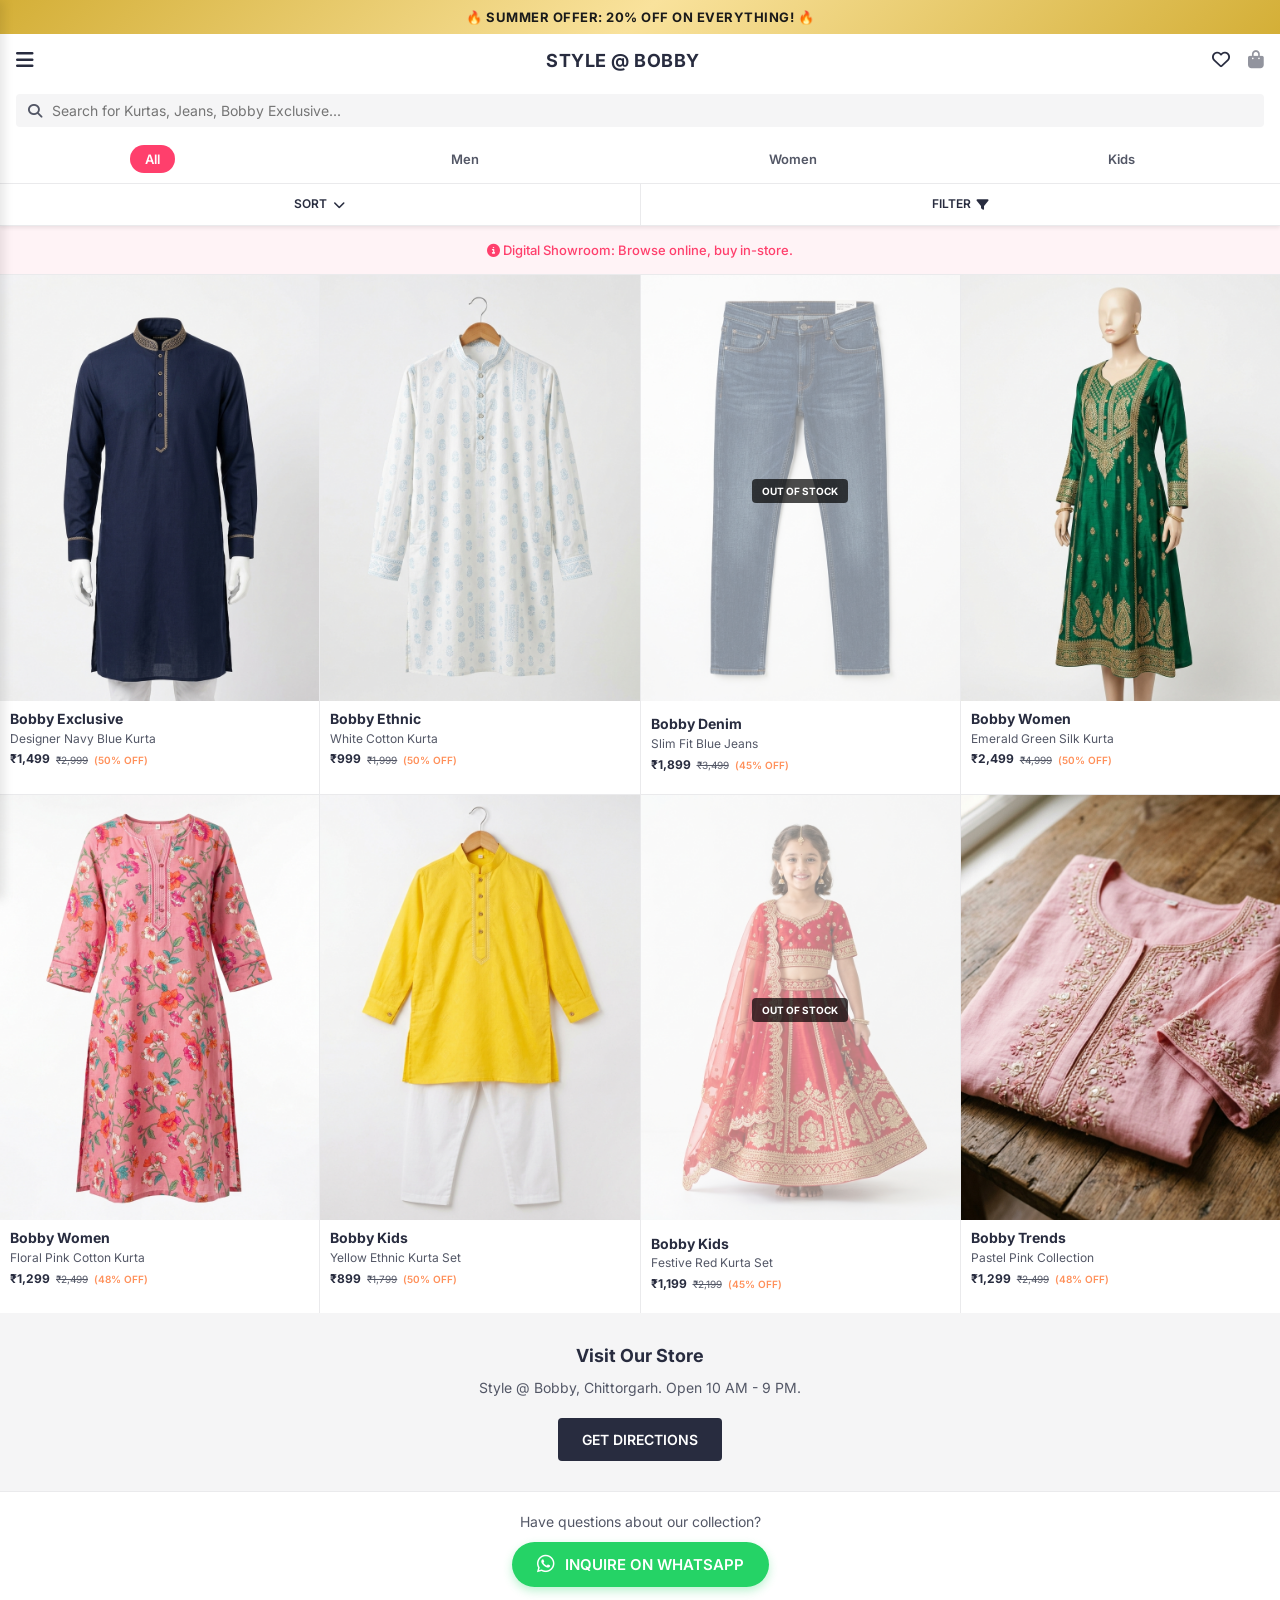
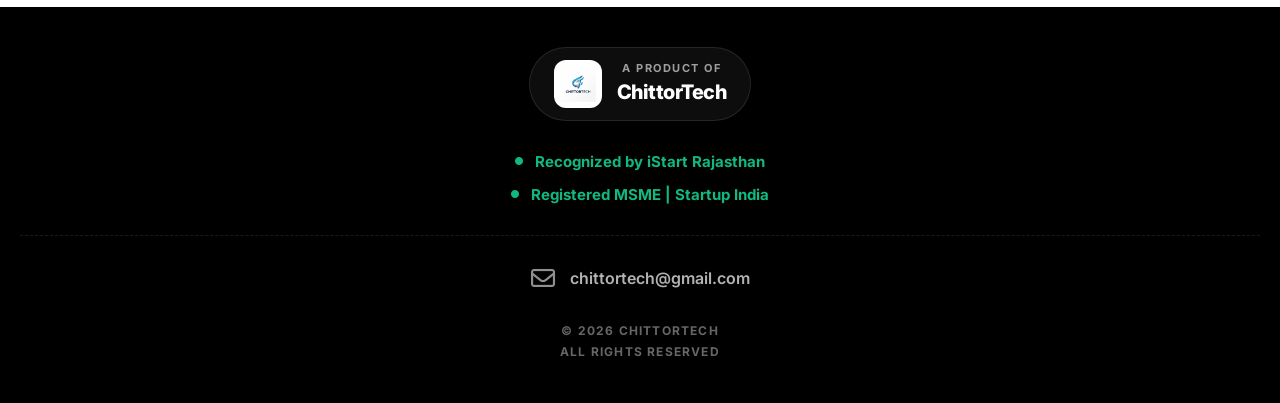
<file: index.html>
<!DOCTYPE html>
<html lang="en">
<head>
    <meta charset="UTF-8">
    <meta name="viewport" content="width=device-width, initial-scale=1.0, maximum-scale=1.0, user-scalable=no">
    <title>Style @ Bobby | Mobile Showroom</title>
    <link rel="stylesheet" href="style.css">
    <link rel="stylesheet" href="https://cdnjs.cloudflare.com/ajax/libs/font-awesome/6.4.0/css/all.min.css">
</head>
<body>
    <!-- Top Offer Banner -->
    <div class="top-offer-banner">
        🔥 Summer Offer: 20% OFF on everything! 🔥
    </div>

    <!-- Animation Container -->
    <div class="balloon-container" id="balloonContainer"></div>

    <!-- Sidebar Navigation -->
    <div class="sidebar-overlay" id="sidebarOverlay"></div>
    <div class="sidebar" id="sidebar">
        <div class="sidebar-header">
            <h2>Style @ Bobby</h2>
            <p>Premium Fashion in Chittorgarh</p>
        </div>
        <ul class="sidebar-links">
            <li><a href="index.html"><i class="fas fa-home"></i> Home</a></li>
            <li><a href="about.html"><i class="fas fa-info-circle"></i> About Us</a></li>
            <li><a href="benefits.html"><i class="fas fa-gem"></i> Website Benefits</a></li>
            <li><a href="services.html"><i class="fas fa-concierge-bell"></i> Our Services</a></li>
            <li><a href="terms.html"><i class="fas fa-file-contract"></i> Terms & Conditions</a></li>
            <li style="border-top: 1px solid #eee; margin-top: 10px;"><a href="admin.html" style="color: #64748b; font-size: 13px;"><i class="fas fa-user-shield"></i> Store Manager Login</a></li>
        </ul>
        <div style="margin-top: auto; padding: 20px; font-size: 11px; color: #888;">
            Version 1.0.8 • Chittorgarh
        </div>
    </div>

    <!-- Sticky Header -->
    <header>
        <div class="top-nav">
            <div class="menu-icon" id="hamburgerMenu"><i class="fas fa-bars"></i></div>
            <a href="index.html" class="logo">Style @ Bobby</a>
            <div class="nav-actions">
                <i class="far fa-heart"></i>
                <i class="fas fa-shopping-bag" style="opacity: 0.5;"></i>
            </div>
        </div>
        <div class="search-container">
            <div class="search-bar">
                <i class="fas fa-search"></i>
                <input type="text" id="searchInput" class="search-input" placeholder="Search for Kurtas, Jeans, Bobby Exclusive...">
            </div>
        </div>
        <!-- Category Nav -->
        <div class="category-nav">
            <div class="category-tab active" data-category="all">All</div>
            <div class="category-tab" data-category="men">Men</div>
            <div class="category-tab" data-category="women">Women</div>
            <div class="category-tab" data-category="kids">Kids</div>
        </div>
        <div class="filter-bar">
            <div class="filter-item" id="sortBtn">Sort <i class="fas fa-chevron-down"></i></div>
            <div class="filter-item" id="filterBtn">Filter <i class="fas fa-filter"></i></div>
        </div>
    </header>

    <!-- Notification -->
    <div class="showcase-banner">
        <i class="fas fa-info-circle"></i> Digital Showroom: Browse online, buy in-store.
    </div>

    <main>
        <!-- Product Grid -->
        <section class="product-grid" id="productGrid">
            <!-- Men -->
            <div class="product-card" data-category="men" data-name="Bobby Exclusive Navy Blue Kurta" data-price="1499" data-sizes="L, XL, XXL" data-stock="in">
                <img src="kurta1.png" alt="Navy Blue Kurta" class="product-img">
                <div class="product-info">
                    <div class="brand-name">Bobby Exclusive</div>
                    <div class="product-desc">Designer Navy Blue Kurta</div>
                    <div class="price-box">
                        <span class="current-price">₹1,499</span>
                        <span class="original-price">₹2,999</span>
                        <span class="discount">(50% OFF)</span>
                    </div>
                </div>
            </div>

            <div class="product-card" data-category="men" data-name="Bobby Ethnic White Cotton Kurta" data-price="999" data-sizes="XL" data-stock="in">
                <img src="kurta2.png" alt="White Cotton Kurta" class="product-img">
                <div class="product-info">
                    <div class="brand-name">Bobby Ethnic</div>
                    <div class="product-desc">White Cotton Kurta</div>
                    <div class="price-box">
                        <span class="current-price">₹999</span>
                        <span class="original-price">₹1,999</span>
                        <span class="discount">(50% OFF)</span>
                    </div>
                </div>
            </div>

            <div class="product-card" data-category="men" data-name="Bobby Denim Slim Fit Blue Jeans" data-price="1899" data-sizes="32, 34, 36" data-stock="out">
                <div style="position: relative;">
                    <img src="jeans1.png" alt="Blue Slim Jeans" class="product-img" style="opacity: 0.5;">
                    <div style="position: absolute; top: 50%; left: 50%; transform: translate(-50%, -50%); background: rgba(0,0,0,0.7); color: #fff; padding: 5px 10px; border-radius: 4px; font-size: 10px; font-weight: 700; text-transform: uppercase;">Out of Stock</div>
                </div>
                <div class="product-info">
                    <div class="brand-name">Bobby Denim</div>
                    <div class="product-desc">Slim Fit Blue Jeans</div>
                    <div class="price-box">
                        <span class="current-price">₹1,899</span>
                        <span class="original-price">₹3,499</span>
                        <span class="discount">(45% OFF)</span>
                    </div>
                </div>
            </div>

            <!-- Women -->
            <div class="product-card" data-category="women" data-name="Bobby Women Emerald Green Silk Kurta" data-price="2499" data-sizes="M, L, XL, XXL" data-stock="in">
                <img src="women1.png" alt="Emerald Green Kurta" class="product-img">
                <div class="product-info">
                    <div class="brand-name">Bobby Women</div>
                    <div class="product-desc">Emerald Green Silk Kurta</div>
                    <div class="price-box">
                        <span class="current-price">₹2,499</span>
                        <span class="original-price">₹4,999</span>
                        <span class="discount">(50% OFF)</span>
                    </div>
                </div>
            </div>

            <div class="product-card" data-category="women" data-name="Bobby Women Floral Pink Kurta" data-price="1299" data-sizes="L" data-stock="in">
                <img src="women2.png" alt="Floral Pink Kurta" class="product-img">
                <div class="product-info">
                    <div class="brand-name">Bobby Women</div>
                    <div class="product-desc">Floral Pink Cotton Kurta</div>
                    <div class="price-box">
                        <span class="current-price">₹1,299</span>
                        <span class="original-price">₹2,499</span>
                        <span class="discount">(48% OFF)</span>
                    </div>
                </div>
            </div>

            <!-- Kids -->
            <div class="product-card" data-category="kids" data-name="Bobby Kids Yellow Ethnic Set" data-price="899" data-sizes="24, 26, 28" data-stock="in">
                <img src="kids1.png" alt="Kids Yellow Kurta" class="product-img">
                <div class="product-info">
                    <div class="brand-name">Bobby Kids</div>
                    <div class="product-desc">Yellow Ethnic Kurta Set</div>
                    <div class="price-box">
                        <span class="current-price">₹899</span>
                        <span class="original-price">₹1,799</span>
                        <span class="discount">(50% OFF)</span>
                    </div>
                </div>
            </div>

            <div class="product-card" data-category="kids" data-name="Bobby Kids Festive Red Set" data-price="1199" data-sizes="22, 24" data-stock="out">
                <div style="position: relative;">
                    <img src="kids2.png" alt="Kids Red Kurta" class="product-img" style="opacity: 0.5;">
                    <div style="position: absolute; top: 50%; left: 50%; transform: translate(-50%, -50%); background: rgba(0,0,0,0.7); color: #fff; padding: 5px 10px; border-radius: 4px; font-size: 10px; font-weight: 700; text-transform: uppercase;">Out of Stock</div>
                </div>
                <div class="product-info">
                    <div class="brand-name">Bobby Kids</div>
                    <div class="product-desc">Festive Red Kurta Set</div>
                    <div class="price-box">
                        <span class="current-price">₹1,199</span>
                        <span class="original-price">₹2,199</span>
                        <span class="discount">(45% OFF)</span>
                    </div>
                </div>
            </div>

            <div class="product-card" data-category="men" data-name="Bobby Trends Pastel Pink Collection" data-price="1299" data-sizes="XL, XXL" data-stock="in">
                <img src="trend.png" alt="Trend" class="product-img">
                <div class="product-info">
                    <div class="brand-name">Bobby Trends</div>
                    <div class="product-desc">Pastel Pink Collection</div>
                    <div class="price-box">
                        <span class="current-price">₹1,299</span>
                        <span class="original-price">₹2,499</span>
                        <span class="discount">(48% OFF)</span>
                    </div>
                </div>
            </div>
        </section>

        <!-- Visit Store -->
        <section class="visit-store">
            <h2>Visit Our Store</h2>
            <p>Style @ Bobby, Chittorgarh. Open 10 AM - 9 PM.</p>
            <a href="https://maps.google.com" target="_blank" class="btn-store">GET DIRECTIONS</a>
        </section>
    </main>

    <!-- WhatsApp Contact Section -->
    <section style="padding: 20px; text-align: center; background: #fff; border-top: 1px solid var(--border);">
        <p style="font-size: 14px; color: var(--text-light); margin-bottom: 10px;">Have questions about our collection?</p>
        <a href="https://wa.me/7597901057" style="display: inline-flex; align-items: center; gap: 10px; background: #25d366; color: #fff; padding: 12px 25px; border-radius: 50px; text-decoration: none; font-weight: 600; font-size: 15px; box-shadow: 0 4px 10px rgba(37, 211, 102, 0.3);">
            <i class="fa-brands fa-whatsapp" style="font-size: 20px;"></i> INQUIRE ON WHATSAPP
        </a>
    </section>

    <footer class="brand-footer">
        <div class="brand-badge">
            <div class="logo-box">
                <img src="chittortech_logo_1775884354186.png" alt="ChittorTech Logo">
            </div>
            <div class="brand-text">
                <span>A PRODUCT OF</span>
                <h3>ChittorTech</h3>
            </div>
        </div>

        <ul class="recognition-list">
            <li><i class="fas fa-circle"></i> Recognized by iStart Rajasthan</li>
            <li><i class="fas fa-circle"></i> Registered MSME | Startup India</li>
        </ul>

        <div class="divider"></div>

        <a href="mailto:chittortech@gmail.com" class="contact-info">
            <i class="far fa-envelope"></i>
            chittortech@gmail.com
        </a>

        <div class="copyright">
            &copy; 2026 CHITTORTECH<br>
            ALL RIGHTS RESERVED
        </div>
    </footer>

    <script src="script.js"></script>
</body>
</html>
</file>
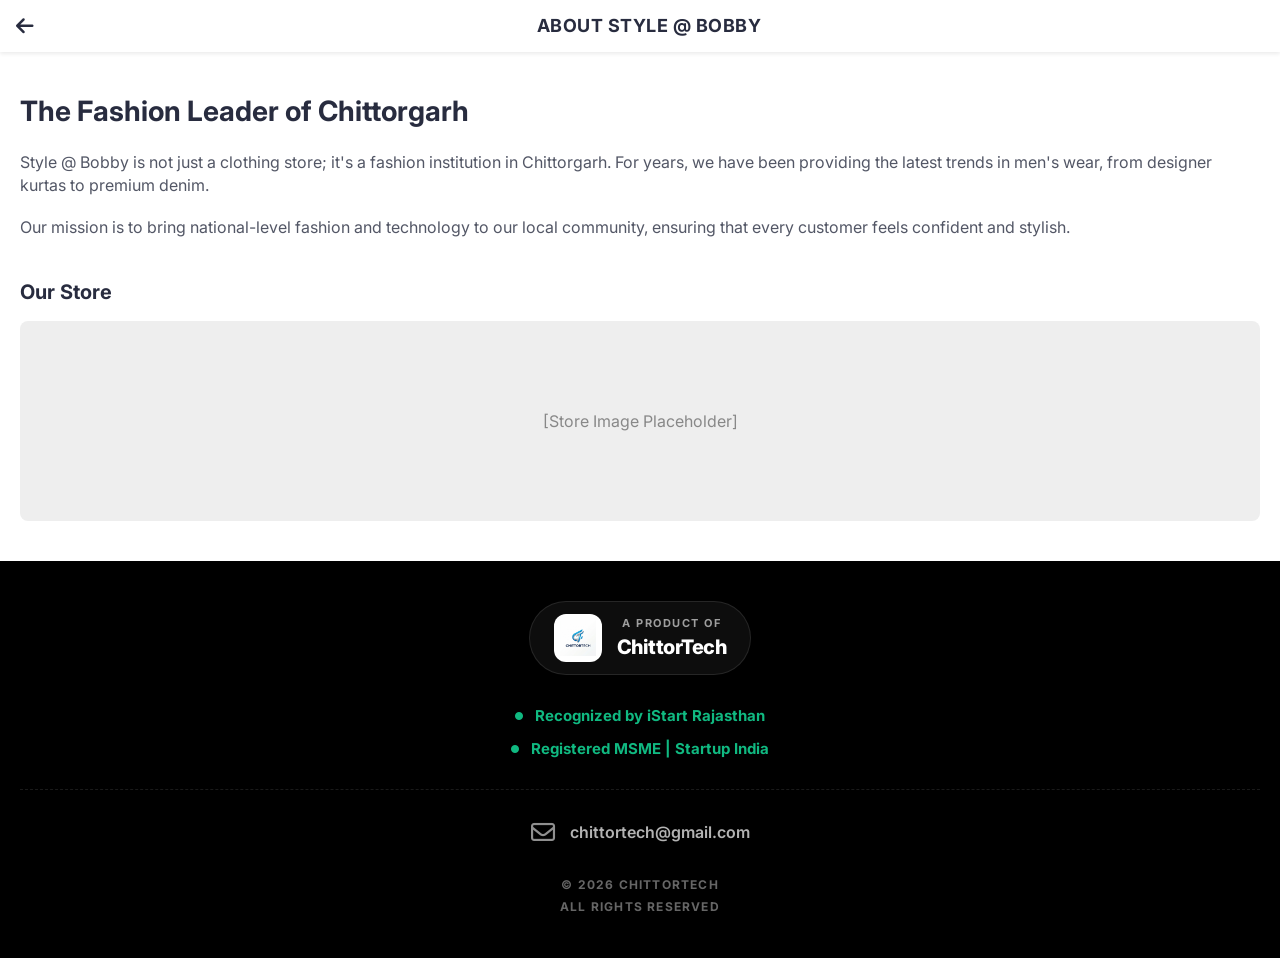
<file: about.html>
<!DOCTYPE html>
<html lang="en">
<head>
    <meta charset="UTF-8">
    <meta name="viewport" content="width=device-width, initial-scale=1.0, maximum-scale=1.0, user-scalable=no">
    <title>About Us | Style @ Bobby</title>
    <link rel="stylesheet" href="style.css">
    <link rel="stylesheet" href="https://cdnjs.cloudflare.com/ajax/libs/font-awesome/6.4.0/css/all.min.css">
</head>
<body style="background: #fff;">
    <header>
        <div class="top-nav">
            <a href="index.html" class="menu-icon"><i class="fas fa-arrow-left"></i></a>
            <div class="logo">About Style @ Bobby</div>
            <div></div>
        </div>
    </header>

    <main class="container" style="padding: 40px 20px;">
        <h1 style="font-size: 28px; margin-bottom: 20px;">The Fashion Leader of Chittorgarh</h1>
        <p style="color: #535766; margin-bottom: 20px;">Style @ Bobby is not just a clothing store; it's a fashion institution in Chittorgarh. For years, we have been providing the latest trends in men's wear, from designer kurtas to premium denim.</p>
        <p style="color: #535766; margin-bottom: 20px;">Our mission is to bring national-level fashion and technology to our local community, ensuring that every customer feels confident and stylish.</p>
        
        <div style="margin-top: 40px;">
            <h2 style="font-size: 20px; margin-bottom: 15px;">Our Store</h2>
            <div style="height: 200px; background: #eee; border-radius: 8px; display: flex; align-items: center; justify-content: center; color: #888;">
                [Store Image Placeholder]
            </div>
        </div>
    </main>

    <footer class="brand-footer">
        <div class="brand-badge">
            <div class="logo-box">
                <img src="chittortech_logo_1775884354186.png" alt="ChittorTech Logo">
            </div>
            <div class="brand-text">
                <span>A PRODUCT OF</span>
                <h3>ChittorTech</h3>
            </div>
        </div>

        <ul class="recognition-list">
            <li><i class="fas fa-circle"></i> Recognized by iStart Rajasthan</li>
            <li><i class="fas fa-circle"></i> Registered MSME | Startup India</li>
        </ul>

        <div class="divider"></div>

        <a href="mailto:chittortech@gmail.com" class="contact-info">
            <i class="far fa-envelope"></i>
            chittortech@gmail.com
        </a>

        <div class="copyright">
            &copy; 2026 CHITTORTECH<br>
            ALL RIGHTS RESERVED
        </div>
    </footer>
</body>
</html>
</file>
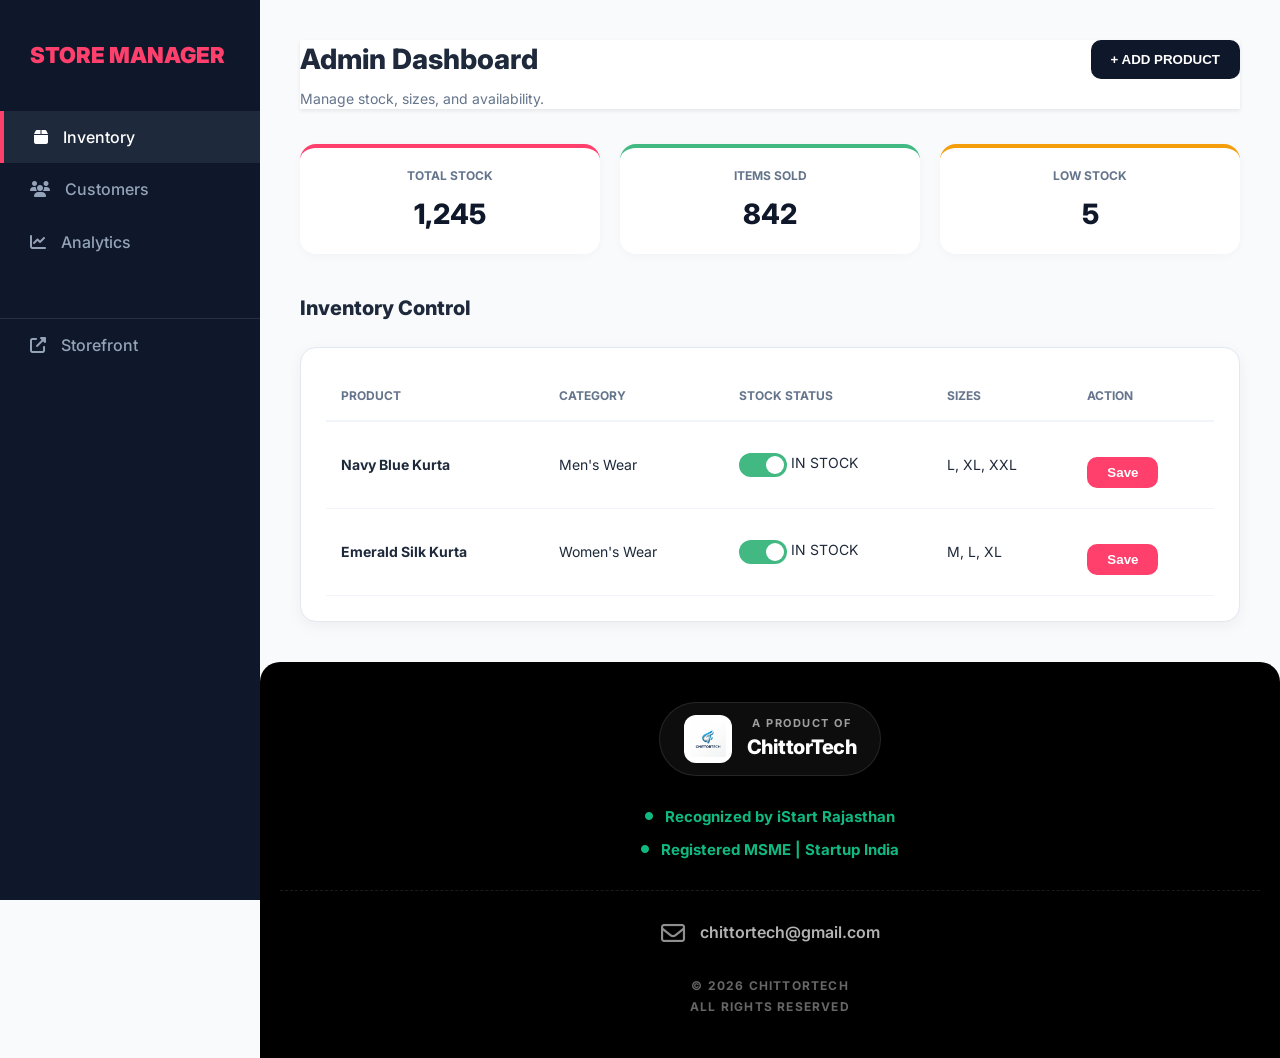
<file: admin.html>
<!DOCTYPE html>
<html lang="en">
<head>
    <meta charset="UTF-8">
    <meta name="viewport" content="width=device-width, initial-scale=1.0, maximum-scale=1.0, user-scalable=no">
    <title>Admin Dashboard | Style @ Bobby</title>
    <link rel="stylesheet" href="style.css">
    <link rel="stylesheet" href="https://cdnjs.cloudflare.com/ajax/libs/font-awesome/6.4.0/css/all.min.css">
    <style>
        :root {
            --admin-bg: #f8fafc;
            --admin-dark: #0f172a;
            --admin-accent: #ff3f6c;
            --admin-green: #42b983;
        }
        body { background: var(--admin-bg); color: #1e293b; font-family: 'Inter', sans-serif; margin: 0; }
        
        .admin-container { display: flex; min-height: 100vh; }
        
        /* Sidebar */
        .admin-sidebar { 
            width: 260px; 
            background: var(--admin-dark); 
            color: #fff; 
            padding: 40px 0; 
            position: fixed; 
            height: 100%; 
            z-index: 2000;
            transition: transform 0.3s ease;
        }
        
        .admin-nav-item { 
            padding: 15px 30px; 
            display: flex; 
            align-items: center; 
            gap: 15px; 
            text-decoration: none; 
            color: #94a3b8; 
            font-weight: 500; 
            transition: 0.2s;
        }
        .admin-nav-item:hover { color: #fff; background: rgba(255,255,255,0.05); }
        .admin-nav-item.active { background: #1e293b; color: #fff; border-left: 4px solid var(--admin-accent); }
        
        /* Main Content */
        .admin-main { flex: 1; margin-left: 260px; padding: 40px; transition: all 0.3s ease; }
        
        /* Mobile Header */
        .mobile-admin-header {
            display: none;
            background: #fff;
            padding: 15px 20px;
            border-bottom: 1px solid #e2e8f0;
            position: sticky;
            top: 0;
            z-index: 1500;
            justify-content: space-between;
            align-items: center;
        }

        .header-title { font-size: 28px; font-weight: 800; margin-bottom: 10px; }
        .admin-card { background: #fff; border-radius: 16px; padding: 25px; box-shadow: 0 4px 15px rgba(0,0,0,0.05); margin-bottom: 30px; border: 1px solid #e2e8f0; }
        
        .stat-grid { display: grid; grid-template-columns: repeat(3, 1fr); gap: 20px; margin-bottom: 40px; }
        .stat-box { background: #fff; padding: 20px; border-radius: 16px; border-top: 4px solid var(--admin-accent); box-shadow: 0 2px 10px rgba(0,0,0,0.03); text-align: center; }
        .stat-box h3 { font-size: 12px; text-transform: uppercase; color: #64748b; margin-bottom: 10px; }
        .stat-box .value { font-size: 28px; font-weight: 800; color: var(--admin-dark); }

        /* Desktop Table View */
        .desktop-table-view { display: block; overflow-x: auto; }
        table { width: 100%; border-collapse: collapse; min-width: 800px; }
        th { text-align: left; padding: 15px; border-bottom: 2px solid #f1f5f9; color: #64748b; font-size: 12px; text-transform: uppercase; }
        td { padding: 20px 15px; border-bottom: 1px solid #f1f5f9; font-size: 14px; }

        /* Mobile Card View */
        .mobile-card-view { display: none; }
        .product-item-card { background: #fff; border-radius: 16px; padding: 20px; margin-bottom: 15px; border: 1px solid #e2e8f0; box-shadow: 0 2px 8px rgba(0,0,0,0.03); }
        .product-meta { display: flex; justify-content: space-between; align-items: flex-start; margin-bottom: 15px; }
        .product-title { font-weight: 800; font-size: 16px; color: var(--admin-dark); }
        .product-cat { font-size: 12px; color: #64748b; }
        
        .size-selector { display: flex; gap: 8px; flex-wrap: wrap; margin: 15px 0; }
        .size-checkbox { display: none; }
        .size-label { padding: 8px 16px; border: 1px solid #e2e8f0; border-radius: 8px; font-size: 13px; font-weight: 600; cursor: pointer; transition: 0.2s; }
        .size-checkbox:checked + .size-label { background: var(--admin-accent); color: #fff; border-color: var(--admin-accent); }

        .stock-control { display: flex; justify-content: space-between; align-items: center; background: #f8fafc; padding: 12px 15px; border-radius: 10px; margin-top: 15px; }
        
        /* Toggles */
        .switch { position: relative; display: inline-block; width: 48px; height: 24px; }
        .switch input { opacity: 0; width: 0; height: 0; }
        .slider { position: absolute; cursor: pointer; top: 0; left: 0; right: 0; bottom: 0; background-color: #cbd5e1; transition: .4s; border-radius: 34px; }
        .slider:before { position: absolute; content: ""; height: 18px; width: 18px; left: 3px; bottom: 3px; background-color: white; transition: .4s; border-radius: 50%; }
        input:checked + .slider { background-color: var(--admin-green); }
        input:checked + .slider:before { transform: translateX(24px); }

        .btn-save { background: var(--admin-accent); color: #fff; border: none; padding: 12px; width: 100%; border-radius: 10px; font-weight: 700; margin-top: 15px; cursor: pointer; }
        .btn-add { background: var(--admin-dark); color: #fff; border: none; padding: 12px 20px; border-radius: 10px; font-weight: 700; cursor: pointer; }

        .toast { position: fixed; bottom: 30px; left: 50%; transform: translateX(-50%); background: #0f172a; color: #fff; padding: 15px 30px; border-radius: 50px; display: none; z-index: 3000; font-weight: 600; }

        /* Mobile Specific */
        @media (max-width: 768px) {
            .admin-sidebar { transform: translateX(-100%); }
            .admin-sidebar.active { transform: translateX(0); }
            .admin-main { margin-left: 0; padding: 20px; padding-top: 80px; }
            .mobile-admin-header { display: flex; position: fixed; width: 100%; top: 0; left: 0; }
            .stat-grid { grid-template-columns: repeat(2, 1fr); gap: 10px; }
            .stat-box { padding: 15px; }
            .stat-box .value { font-size: 22px; }
            .header-title { font-size: 24px; }
            .desktop-table-view { display: none; }
            .mobile-card-view { display: block; }
            .admin-header-actions { display: none; }
        }
    </style>
</head>
<body>
    <!-- Mobile Header -->
    <div class="mobile-admin-header">
        <div id="adminMenuToggle" style="font-size: 22px; cursor: pointer;"><i class="fas fa-bars"></i></div>
        <div style="font-weight: 900; color: var(--admin-accent); letter-spacing: 1px;">STYLE @ BOBBY</div>
        <div style="font-size: 20px;"><i class="fas fa-user-circle"></i></div>
    </div>

    <div class="admin-container">
        <!-- Sidebar -->
        <aside class="admin-sidebar" id="adminSidebar">
            <div style="padding: 0 30px 40px; font-weight: 900; font-size: 22px; color: var(--admin-accent);">STORE MANAGER</div>
            <nav>
                <a href="#" class="admin-nav-item active"><i class="fas fa-box"></i> Inventory</a>
                <a href="#" class="admin-nav-item"><i class="fas fa-users"></i> Customers</a>
                <a href="#" class="admin-nav-item"><i class="fas fa-chart-line"></i> Analytics</a>
                <a href="index.html" class="admin-nav-item" style="margin-top: 50px; border-top: 1px solid rgba(255,255,255,0.1);"><i class="fas fa-external-link-alt"></i> Storefront</a>
            </nav>
        </aside>

        <!-- Main -->
        <main class="admin-main">
            <header style="display: flex; justify-content: space-between; align-items: flex-start; margin-bottom: 35px;">
                <div>
                    <h1 class="header-title">Admin Dashboard</h1>
                    <p style="color: #64748b; font-size: 14px;">Manage stock, sizes, and availability.</p>
                </div>
                <div class="admin-header-actions">
                    <button class="btn-add" onclick="showToast('Add New modal opened')">+ ADD PRODUCT</button>
                </div>
            </header>

            <div class="stat-grid">
                <div class="stat-box"><h3>Total Stock</h3><div class="value">1,245</div></div>
                <div class="stat-box" style="border-top-color: var(--admin-green);"><h3>Items Sold</h3><div class="value">842</div></div>
                <div class="stat-box" style="border-top-color: #f59e0b;"><h3>Low Stock</h3><div class="value">5</div></div>
            </div>

            <!-- Inventory Section -->
            <section>
                <h2 style="font-size: 20px; font-weight: 800; margin-bottom: 25px;">Inventory Control</h2>
                
                <!-- Desktop View (Table) -->
                <div class="admin-card desktop-table-view">
                    <table>
                        <thead>
                            <tr>
                                <th>Product</th>
                                <th>Category</th>
                                <th>Stock Status</th>
                                <th>Sizes</th>
                                <th>Action</th>
                            </tr>
                        </thead>
                        <tbody>
                            <tr>
                                <td><strong>Navy Blue Kurta</strong></td>
                                <td>Men's Wear</td>
                                <td><label class="switch"><input type="checkbox" checked><span class="slider"></span></label> IN STOCK</td>
                                <td>L, XL, XXL</td>
                                <td><button class="btn-save" style="width: auto; padding: 8px 20px;">Save</button></td>
                            </tr>
                            <tr>
                                <td><strong>Emerald Silk Kurta</strong></td>
                                <td>Women's Wear</td>
                                <td><label class="switch"><input type="checkbox" checked><span class="slider"></span></label> IN STOCK</td>
                                <td>M, L, XL</td>
                                <td><button class="btn-save" style="width: auto; padding: 8px 20px;">Save</button></td>
                            </tr>
                        </tbody>
                    </table>
                </div>

                <!-- Mobile View (Cards) -->
                <div class="mobile-card-view">
                    <!-- Product 1 -->
                    <div class="product-item-card">
                        <div class="product-meta">
                            <div>
                                <div class="product-title">Navy Blue Kurta</div>
                                <div class="product-cat">Men's Exclusive</div>
                            </div>
                            <div style="font-weight: 700; color: var(--admin-green); font-size: 12px;">ACTIVE</div>
                        </div>
                        <div style="font-size: 13px; font-weight: 700; color: #64748b; margin-bottom: 10px;">Size Availability:</div>
                        <div class="size-selector">
                            <input type="checkbox" id="m1" class="size-checkbox" checked><label for="m1" class="size-label">M</label>
                            <input type="checkbox" id="l1" class="size-checkbox" checked><label for="l1" class="size-label">L</label>
                            <input type="checkbox" id="xl1" class="size-checkbox" checked><label for="xl1" class="size-label">XL</label>
                            <input type="checkbox" id="xxl1" class="size-checkbox"><label for="xxl1" class="size-label">XXL</label>
                        </div>
                        <div class="stock-control">
                            <span style="font-size: 13px; font-weight: 700;">Stock Status:</span>
                            <div style="display: flex; align-items: center; gap: 10px;">
                                <span style="font-size: 11px; font-weight: 800; color: var(--admin-green);">IN STOCK</span>
                                <label class="switch"><input type="checkbox" checked><span class="slider"></span></label>
                            </div>
                        </div>
                        <button class="btn-save" onclick="showToast('Navy Blue Kurta Updated!')">UPDATE STOCK</button>
                    </div>

                    <!-- Product 2 -->
                    <div class="product-item-card">
                        <div class="product-meta">
                            <div>
                                <div class="product-title">Emerald Silk Kurta</div>
                                <div class="product-cat">Women's Premium</div>
                            </div>
                            <div style="font-weight: 700; color: var(--admin-green); font-size: 12px;">ACTIVE</div>
                        </div>
                        <div style="font-size: 13px; font-weight: 700; color: #64748b; margin-bottom: 10px;">Size Availability:</div>
                        <div class="size-selector">
                            <input type="checkbox" id="wm1" class="size-checkbox" checked><label for="wm1" class="size-label">M</label>
                            <input type="checkbox" id="wl1" class="size-checkbox"><label for="wl1" class="size-label">L</label>
                            <input type="checkbox" id="wxl1" class="size-checkbox"><label for="wxl1" class="size-label">XL</label>
                        </div>
                        <div class="stock-control">
                            <span style="font-size: 13px; font-weight: 700;">Stock Status:</span>
                            <div style="display: flex; align-items: center; gap: 10px;">
                                <span style="font-size: 11px; font-weight: 800; color: var(--admin-green);">IN STOCK</span>
                                <label class="switch"><input type="checkbox" checked><span class="slider"></span></label>
                            </div>
                        </div>
                        <button class="btn-save" onclick="showToast('Emerald Kurta Updated!')">UPDATE STOCK</button>
                    </div>

                    <!-- Product 3 -->
                    <div class="product-item-card">
                        <div class="product-meta">
                            <div>
                                <div class="product-title">Blue Slim Jeans</div>
                                <div class="product-cat">Men's Denim</div>
                            </div>
                            <div style="font-weight: 700; color: #f59e0b; font-size: 12px;">OUT OF STOCK</div>
                        </div>
                        <div class="stock-control" style="background: #fee2e2;">
                            <span style="font-size: 13px; font-weight: 700;">Stock Status:</span>
                            <div style="display: flex; align-items: center; gap: 10px;">
                                <span style="font-size: 11px; font-weight: 800; color: #b91c1c;">OFFLINE</span>
                                <label class="switch"><input type="checkbox"><span class="slider"></span></label>
                            </div>
                        </div>
                        <button class="btn-save" onclick="showToast('Jeans Status Updated!')" style="background: #1e293b;">RE-STOCK ITEM</button>
                    </div>
                </div>
            </section>

            <footer class="brand-footer" style="margin-top: 40px; border-radius: 20px 20px 0 0; margin-left: -40px; margin-right: -40px; margin-bottom: -40px;">
                <div class="brand-badge">
                    <div class="logo-box">
                        <img src="chittortech_logo_1775884354186.png" alt="ChittorTech Logo">
                    </div>
                    <div class="brand-text">
                        <span>A PRODUCT OF</span>
                        <h3>ChittorTech</h3>
                    </div>
                </div>
        
                <ul class="recognition-list">
                    <li><i class="fas fa-circle"></i> Recognized by iStart Rajasthan</li>
                    <li><i class="fas fa-circle"></i> Registered MSME | Startup India</li>
                </ul>
        
                <div class="divider"></div>
        
                <a href="mailto:chittortech@gmail.com" class="contact-info">
                    <i class="far fa-envelope"></i>
                    chittortech@gmail.com
                </a>
        
                <div class="copyright">
                    &copy; 2026 CHITTORTECH<br>
                    ALL RIGHTS RESERVED
                </div>
            </footer>
        </main>
    </div>

    <div class="toast" id="toast">Notification Message</div>

    <script>
        function showToast(msg) {
            const toast = document.getElementById('toast');
            toast.innerText = msg;
            toast.style.display = 'block';
            setTimeout(() => { toast.style.display = 'none'; }, 2000);
        }

        // Sidebar Toggle
        const menuToggle = document.getElementById('adminMenuToggle');
        const sidebar = document.getElementById('adminSidebar');
        
        if (menuToggle) {
            menuToggle.addEventListener('click', (e) => {
                e.stopPropagation();
                sidebar.classList.toggle('active');
            });
        }

        document.addEventListener('click', (e) => {
            if (sidebar.classList.contains('active') && !sidebar.contains(e.target)) {
                sidebar.classList.remove('active');
            }
        });
    </script>
</body>
</html>
</file>
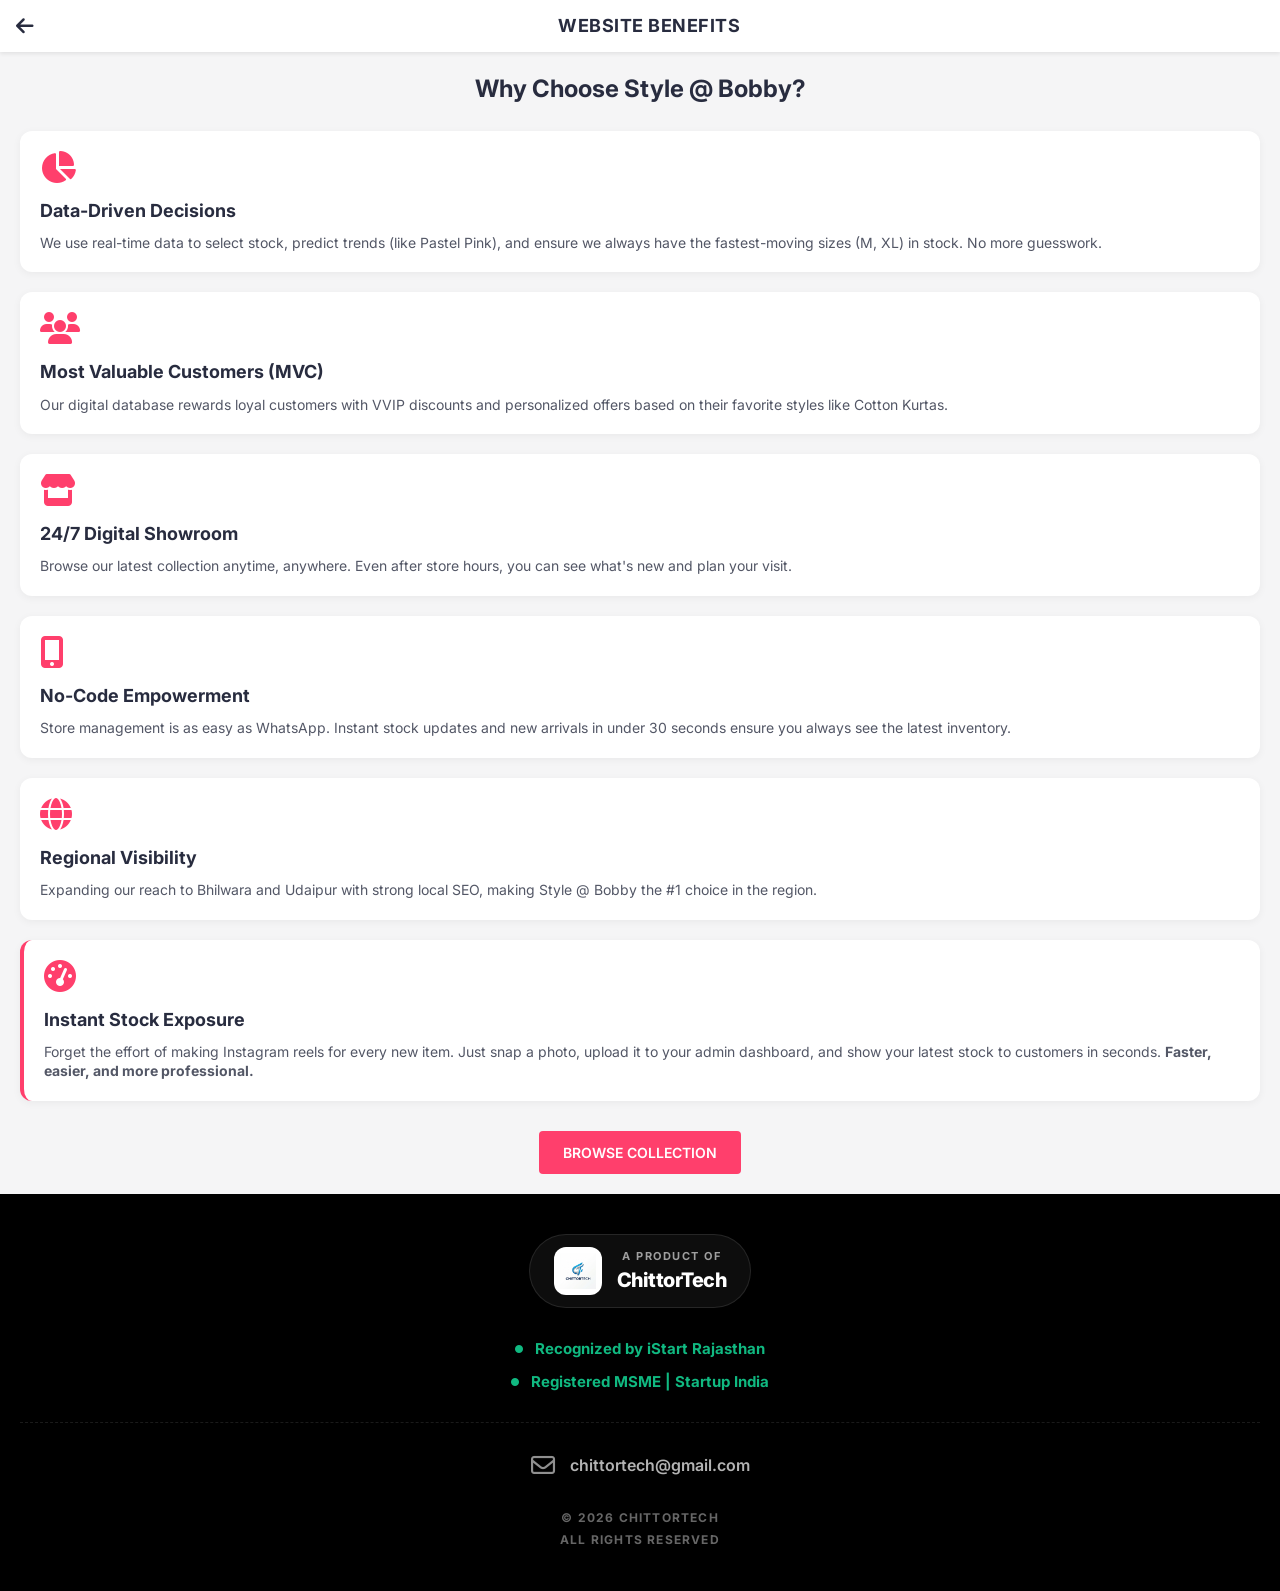
<file: benefits.html>
<!DOCTYPE html>
<html lang="en">
<head>
    <meta charset="UTF-8">
    <meta name="viewport" content="width=device-width, initial-scale=1.0, maximum-scale=1.0, user-scalable=no">
    <title>Website Benefits | Style @ Bobby</title>
    <link rel="stylesheet" href="style.css">
    <link rel="stylesheet" href="https://cdnjs.cloudflare.com/ajax/libs/font-awesome/6.4.0/css/all.min.css">
</head>
<body style="background: #f5f5f6;">
    <header>
        <div class="top-nav" style="background: #fff;">
            <a href="index.html" class="menu-icon"><i class="fas fa-arrow-left"></i></a>
            <div class="logo">Website Benefits</div>
            <div></div>
        </div>
    </header>

    <main class="container" style="padding: 20px;">
        <h1 style="font-size: 24px; margin-bottom: 25px; text-align: center;">Why Choose Style @ Bobby?</h1>

        <!-- Benefit 1 -->
        <div style="background: #fff; padding: 20px; border-radius: 12px; margin-bottom: 20px; box-shadow: 0 2px 8px rgba(0,0,0,0.05);">
            <i class="fas fa-chart-pie" style="font-size: 32px; color: #ff3f6c; margin-bottom: 15px;"></i>
            <h2 style="font-size: 18px; margin-bottom: 10px;">Data-Driven Decisions</h2>
            <p style="font-size: 14px; color: #535766;">We use real-time data to select stock, predict trends (like Pastel Pink), and ensure we always have the fastest-moving sizes (M, XL) in stock. No more guesswork.</p>
        </div>

        <!-- Benefit 2 -->
        <div style="background: #fff; padding: 20px; border-radius: 12px; margin-bottom: 20px; box-shadow: 0 2px 8px rgba(0,0,0,0.05);">
            <i class="fas fa-users" style="font-size: 32px; color: #ff3f6c; margin-bottom: 15px;"></i>
            <h2 style="font-size: 18px; margin-bottom: 10px;">Most Valuable Customers (MVC)</h2>
            <p style="font-size: 14px; color: #535766;">Our digital database rewards loyal customers with VVIP discounts and personalized offers based on their favorite styles like Cotton Kurtas.</p>
        </div>

        <!-- Benefit 3 -->
        <div style="background: #fff; padding: 20px; border-radius: 12px; margin-bottom: 20px; box-shadow: 0 2px 8px rgba(0,0,0,0.05);">
            <i class="fas fa-store" style="font-size: 32px; color: #ff3f6c; margin-bottom: 15px;"></i>
            <h2 style="font-size: 18px; margin-bottom: 10px;">24/7 Digital Showroom</h2>
            <p style="font-size: 14px; color: #535766;">Browse our latest collection anytime, anywhere. Even after store hours, you can see what's new and plan your visit.</p>
        </div>

        <!-- Benefit 4 -->
        <div style="background: #fff; padding: 20px; border-radius: 12px; margin-bottom: 20px; box-shadow: 0 2px 8px rgba(0,0,0,0.05);">
            <i class="fas fa-mobile-alt" style="font-size: 32px; color: #ff3f6c; margin-bottom: 15px;"></i>
            <h2 style="font-size: 18px; margin-bottom: 10px;">No-Code Empowerment</h2>
            <p style="font-size: 14px; color: #535766;">Store management is as easy as WhatsApp. Instant stock updates and new arrivals in under 30 seconds ensure you always see the latest inventory.</p>
        </div>

        <!-- Benefit 5 -->
        <div style="background: #fff; padding: 20px; border-radius: 12px; margin-bottom: 20px; box-shadow: 0 2px 8px rgba(0,0,0,0.05);">
            <i class="fas fa-globe" style="font-size: 32px; color: #ff3f6c; margin-bottom: 15px;"></i>
            <h2 style="font-size: 18px; margin-bottom: 10px;">Regional Visibility</h2>
            <p style="font-size: 14px; color: #535766;">Expanding our reach to Bhilwara and Udaipur with strong local SEO, making Style @ Bobby the #1 choice in the region.</p>
        </div>

        <!-- Benefit 6: Admin Dashboard -->
        <div style="background: #fff; padding: 20px; border-radius: 12px; margin-bottom: 20px; box-shadow: 0 2px 8px rgba(0,0,0,0.05); border-left: 4px solid #ff3f6c;">
            <i class="fas fa-tachometer-alt" style="font-size: 32px; color: #ff3f6c; margin-bottom: 15px;"></i>
            <h2 style="font-size: 18px; margin-bottom: 10px;">Instant Stock Exposure</h2>
            <p style="font-size: 14px; color: #535766;">Forget the effort of making Instagram reels for every new item. Just snap a photo, upload it to your admin dashboard, and show your latest stock to customers in seconds. <strong>Faster, easier, and more professional.</strong></p>
        </div>

        <div style="text-align: center; margin-top: 30px;">
            <a href="index.html" class="btn-store" style="background: #ff3f6c;">BROWSE COLLECTION</a>
        </div>
    </main>

    <footer class="brand-footer">
        <div class="brand-badge">
            <div class="logo-box">
                <img src="chittortech_logo_1775884354186.png" alt="ChittorTech Logo">
            </div>
            <div class="brand-text">
                <span>A PRODUCT OF</span>
                <h3>ChittorTech</h3>
            </div>
        </div>

        <ul class="recognition-list">
            <li><i class="fas fa-circle"></i> Recognized by iStart Rajasthan</li>
            <li><i class="fas fa-circle"></i> Registered MSME | Startup India</li>
        </ul>

        <div class="divider"></div>

        <a href="mailto:chittortech@gmail.com" class="contact-info">
            <i class="far fa-envelope"></i>
            chittortech@gmail.com
        </a>

        <div class="copyright">
            &copy; 2026 CHITTORTECH<br>
            ALL RIGHTS RESERVED
        </div>
    </footer>
</body>
</html>
</file>
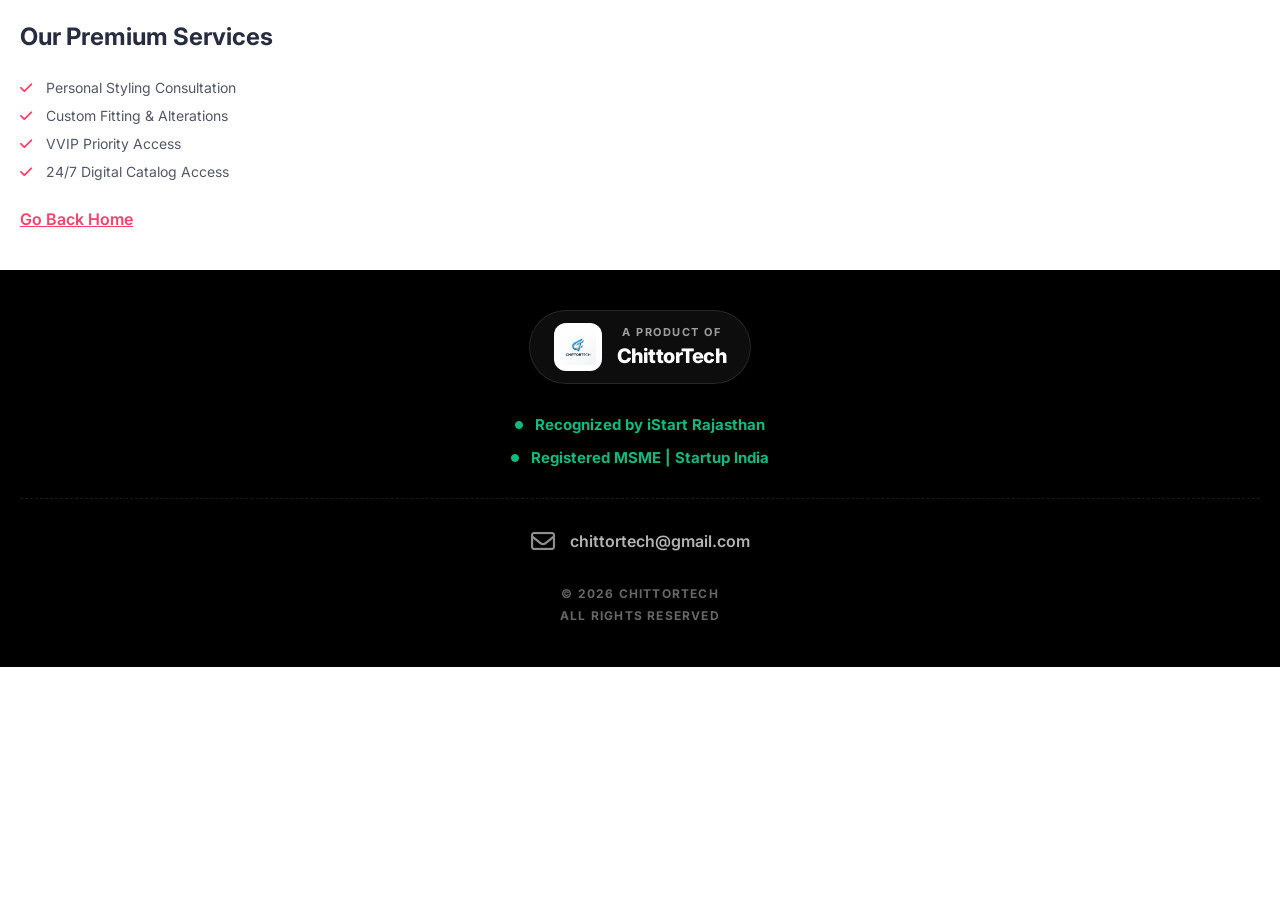
<file: services.html>
<!DOCTYPE html>
<html lang="en">
<head>
    <meta charset="UTF-8">
    <meta name="viewport" content="width=device-width, initial-scale=1.0, maximum-scale=1.0, user-scalable=no">
    <title>Our Services | Style @ Bobby</title>
    <link rel="stylesheet" href="style.css">
    <link rel="stylesheet" href="https://cdnjs.cloudflare.com/ajax/libs/font-awesome/6.4.0/css/all.min.css">
</head>
<body style="background: #fff; padding: 20px;">
    <h1 style="font-size: 24px; margin-bottom: 20px;">Our Premium Services</h1>
    <ul style="list-style: none; font-size: 14px; color: #535766; line-height: 2;">
        <li><i class="fas fa-check" style="color: #ff3f6c; margin-right: 10px;"></i> Personal Styling Consultation</li>
        <li><i class="fas fa-check" style="color: #ff3f6c; margin-right: 10px;"></i> Custom Fitting & Alterations</li>
        <li><i class="fas fa-check" style="color: #ff3f6c; margin-right: 10px;"></i> VVIP Priority Access</li>
        <li><i class="fas fa-check" style="color: #ff3f6c; margin-right: 10px;"></i> 24/7 Digital Catalog Access</li>
    </ul>
    <br>
    <a href="index.html" style="color: #ff3f6c; font-weight: 600; display: block; margin-bottom: 40px;">Go Back Home</a>

    <footer class="brand-footer" style="margin-left: -20px; margin-right: -20px; margin-bottom: -20px;">
        <div class="brand-badge">
            <div class="logo-box">
                <img src="chittortech_logo_1775884354186.png" alt="ChittorTech Logo">
            </div>
            <div class="brand-text">
                <span>A PRODUCT OF</span>
                <h3>ChittorTech</h3>
            </div>
        </div>

        <ul class="recognition-list">
            <li><i class="fas fa-circle"></i> Recognized by iStart Rajasthan</li>
            <li><i class="fas fa-circle"></i> Registered MSME | Startup India</li>
        </ul>

        <div class="divider"></div>

        <a href="mailto:chittortech@gmail.com" class="contact-info">
            <i class="far fa-envelope"></i>
            chittortech@gmail.com
        </a>

        <div class="copyright">
            &copy; 2026 CHITTORTECH<br>
            ALL RIGHTS RESERVED
        </div>
    </footer>
</body>
</html>
</file>
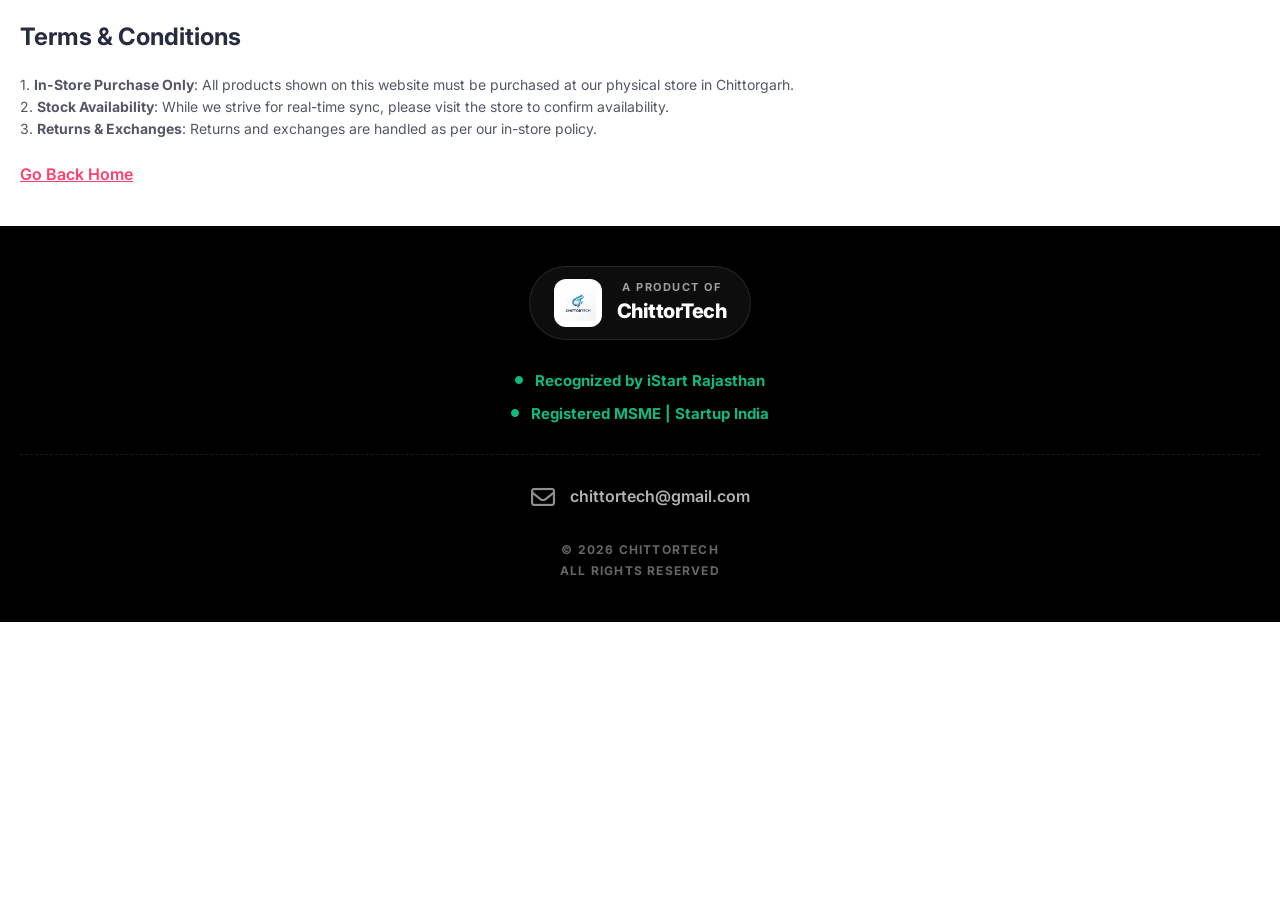
<file: terms.html>
<!DOCTYPE html>
<html lang="en">
<head>
    <meta charset="UTF-8">
    <meta name="viewport" content="width=device-width, initial-scale=1.0, maximum-scale=1.0, user-scalable=no">
    <title>Terms & Conditions | Style @ Bobby</title>
    <link rel="stylesheet" href="style.css">
    <link rel="stylesheet" href="https://cdnjs.cloudflare.com/ajax/libs/font-awesome/6.4.0/css/all.min.css">
</head>
<body style="background: #fff; padding: 20px;">
    <h1 style="font-size: 24px; margin-bottom: 20px;">Terms & Conditions</h1>
    <div style="font-size: 14px; color: #535766; line-height: 1.6;">
        <p>1. <strong>In-Store Purchase Only</strong>: All products shown on this website must be purchased at our physical store in Chittorgarh.</p>
        <p>2. <strong>Stock Availability</strong>: While we strive for real-time sync, please visit the store to confirm availability.</p>
        <p>3. <strong>Returns & Exchanges</strong>: Returns and exchanges are handled as per our in-store policy.</p>
    </div>
    <br>
    <a href="index.html" style="color: #ff3f6c; font-weight: 600; display: block; margin-bottom: 40px;">Go Back Home</a>

    <footer class="brand-footer" style="margin-left: -20px; margin-right: -20px; margin-bottom: -20px;">
        <div class="brand-badge">
            <div class="logo-box">
                <img src="chittortech_logo_1775884354186.png" alt="ChittorTech Logo">
            </div>
            <div class="brand-text">
                <span>A PRODUCT OF</span>
                <h3>ChittorTech</h3>
            </div>
        </div>

        <ul class="recognition-list">
            <li><i class="fas fa-circle"></i> Recognized by iStart Rajasthan</li>
            <li><i class="fas fa-circle"></i> Registered MSME | Startup India</li>
        </ul>

        <div class="divider"></div>

        <a href="mailto:chittortech@gmail.com" class="contact-info">
            <i class="far fa-envelope"></i>
            chittortech@gmail.com
        </a>

        <div class="copyright">
            &copy; 2026 CHITTORTECH<br>
            ALL RIGHTS RESERVED
        </div>
    </footer>
</body>
</html>
</file>
<file: style.css>
@import url('https://fonts.googleapis.com/css2?family=Inter:wght@300;400;500;600;700&display=swap');

:root {
    --primary: #ffffff;
    --secondary: #f5f5f6;
    --text-main: #282c3f;
    --text-light: #535766;
    --accent: #ff3f6c; /* Myntra Pink */
    --accent-dark: #e02050;
    --border: #eaeaec;
    --shadow: 0 4px 12px rgba(0,0,0,0.05);
    --transition: all 0.2s ease;
    --gold-gradient: linear-gradient(135deg, #d4af37 0%, #f9e29c 50%, #d4af37 100%);
}

/* Top Offer Banner */
.top-offer-banner {
    background: var(--gold-gradient);
    color: #1a1a1a;
    text-align: center;
    padding: 8px;
    font-size: 13px;
    font-weight: 700;
    letter-spacing: 0.5px;
    text-transform: uppercase;
    position: relative;
    z-index: 1100;
}

/* Animations */
.balloon-container {
    position: fixed;
    top: 0;
    left: 0;
    width: 100%;
    height: 100%;
    pointer-events: none;
    z-index: 999;
    overflow: hidden;
}

.balloon {
    position: absolute;
    bottom: -100px;
    width: 40px;
    height: 50px;
    border-radius: 50%;
    animation: floatUp 8s linear infinite;
    opacity: 0.6;
}

.balloon::after {
    content: '';
    position: absolute;
    bottom: -15px;
    left: 50%;
    width: 1px;
    height: 20px;
    background: rgba(0,0,0,0.2);
}

@keyframes floatUp {
    0% { transform: translateY(0) rotate(0deg); opacity: 0; }
    10% { opacity: 0.7; }
    90% { opacity: 0.7; }
    100% { transform: translateY(-110vh) rotate(20deg); opacity: 0; }
}

* {
    margin: 0;
    padding: 0;
    box-sizing: border-box;
    -webkit-tap-highlight-color: transparent;
}

body {
    font-family: 'Inter', sans-serif;
    background-color: var(--primary);
    color: var(--text-main);
    line-height: 1.4;
    overflow-x: hidden;
}

/* Header */
header {
    position: sticky;
    top: 0;
    z-index: 1000;
    background: #fff;
    box-shadow: 0 2px 4px rgba(0,0,0,0.08);
}

.top-nav {
    display: flex;
    align-items: center;
    justify-content: space-between;
    padding: 12px 16px;
}

.menu-icon {
    font-size: 20px;
    color: var(--text-main);
    cursor: pointer;
}

/* Sidebar Overlay */
.sidebar {
    position: fixed;
    top: 0;
    left: -280px; /* Hidden by default */
    width: 280px;
    height: 100%;
    background: #fff;
    z-index: 2000;
    transition: left 0.3s cubic-bezier(0.4, 0, 0.2, 1);
    box-shadow: 4px 0 10px rgba(0,0,0,0.1);
    display: flex;
    flex-direction: column;
}

.sidebar.active {
    left: 0;
}

.sidebar-header {
    padding: 30px 20px;
    border-bottom: 1px solid var(--border);
    background: var(--accent);
    color: #fff;
}

.sidebar-header h2 {
    font-size: 20px;
    margin-bottom: 5px;
}

.sidebar-header p {
    font-size: 12px;
    opacity: 0.9;
}

.sidebar-links {
    list-style: none;
    padding: 20px 0;
}

.sidebar-links li a {
    display: flex;
    align-items: center;
    gap: 15px;
    padding: 15px 20px;
    text-decoration: none;
    color: var(--text-main);
    font-size: 15px;
    font-weight: 500;
    transition: var(--transition);
}

.sidebar-links li a:active, .sidebar-links li a:hover {
    background: var(--secondary);
    color: var(--accent);
}

.sidebar-links li a i {
    width: 20px;
    font-size: 18px;
    color: var(--text-light);
}

.sidebar-overlay {
    position: fixed;
    top: 0;
    left: 0;
    width: 100%;
    height: 100%;
    background: rgba(0,0,0,0.5);
    z-index: 1500;
    display: none;
}

.sidebar-overlay.active {
    display: block;
}

.logo {
    font-weight: 700;
    font-size: 18px;
    letter-spacing: 0.5px;
    text-transform: uppercase;
    color: var(--text-main);
    text-decoration: none;
}

.nav-actions {
    display: flex;
    gap: 18px;
    font-size: 18px;
}

/* Search Bar */
.search-container {
    padding: 8px 16px;
    background: #fff;
}

.search-bar {
    background: var(--secondary);
    border-radius: 4px;
    padding: 8px 12px;
    display: flex;
    align-items: center;
    gap: 10px;
    color: var(--text-light);
    font-size: 14px;
}

.search-input {
    width: 100%;
    border: none;
    background: transparent;
    outline: none;
    font-size: 14px;
    font-family: inherit;
    color: var(--text-main);
}

/* Category Tabs */
.category-nav {
    display: flex;
    justify-content: space-around;
    padding: 10px 0;
    background: #fff;
    border-bottom: 1px solid var(--border);
}

.category-tab {
    font-size: 13px;
    font-weight: 600;
    color: var(--text-light);
    padding: 5px 15px;
    border-radius: 20px;
    cursor: pointer;
    transition: var(--transition);
}

.category-tab.active {
    background: var(--accent);
    color: #fff;
}

/* Filter Bar */
.filter-bar {
    display: flex;
    border-bottom: 1px solid var(--border);
    background: #fff;
}

.filter-item {
    flex: 1;
    text-align: center;
    padding: 12px;
    font-size: 12px;
    font-weight: 600;
    text-transform: uppercase;
    border-right: 1px solid var(--border);
    display: flex;
    align-items: center;
    justify-content: center;
    gap: 6px;
}

.filter-item:last-child {
    border-right: none;
}

/* Banner */
.hero-banner {
    width: 100%;
    height: 180px;
    background-size: cover;
    background-position: center;
    display: flex;
    align-items: center;
    padding: 20px;
    position: relative;
}

.hero-banner::after {
    content: '';
    position: absolute;
    top: 0; left: 0; width: 100%; height: 100%;
    background: rgba(0,0,0,0.2);
}

.hero-text {
    position: relative;
    z-index: 10;
    color: #fff;
}

.hero-text h1 {
    font-size: 24px;
    font-weight: 700;
}

/* Product Grid */
.product-grid {
    display: grid;
    grid-template-columns: repeat(2, 1fr);
    gap: 1px;
    background: var(--border);
}

.product-card {
    background: #fff;
    padding: 0 0 12px 0;
    display: flex;
    flex-direction: column;
}

.product-img {
    width: 100%;
    aspect-ratio: 3/4;
    object-fit: cover;
}

.product-info {
    padding: 8px 10px;
}

.brand-name {
    font-weight: 700;
    font-size: 14px;
    margin-bottom: 2px;
}

.product-desc {
    font-size: 12px;
    color: var(--text-light);
    white-space: nowrap;
    overflow: hidden;
    text-overflow: ellipsis;
    margin-bottom: 4px;
}

.price-box {
    display: flex;
    align-items: center;
    gap: 6px;
    font-size: 12px;
}

.current-price {
    font-weight: 700;
}

.original-price {
    text-decoration: line-through;
    color: var(--text-light);
    font-size: 10px;
}

.discount {
    color: #ff905a;
    font-weight: 600;
    font-size: 10px;
}

/* Showcase Banner */
.showcase-banner {
    background: #fff3f6;
    padding: 15px;
    text-align: center;
    font-size: 13px;
    font-weight: 500;
    color: var(--accent);
    border-bottom: 1px solid var(--border);
}

/* Visit Store Section */
.visit-store {
    padding: 30px 20px;
    background: var(--secondary);
    text-align: center;
}

.visit-store h2 {
    font-size: 18px;
    margin-bottom: 10px;
}

.visit-store p {
    font-size: 14px;
    color: var(--text-light);
    margin-bottom: 20px;
}

.btn-store {
    display: inline-block;
    background: var(--text-main);
    color: #fff;
    padding: 12px 24px;
    border-radius: 4px;
    text-decoration: none;
    font-weight: 600;
    font-size: 14px;
}

/* Mobile Adjustments */
@media (min-width: 768px) {
    .product-grid {
        grid-template-columns: repeat(4, 1fr);
    }
}

/* Brand Footer Section */
.brand-footer {
    background-color: #000000; /* Jet Black */
    color: #ffffff;
    padding: 40px 20px;
    font-family: 'Inter', sans-serif;
    text-align: center;
}

.brand-footer .brand-badge {
    background: rgba(255, 255, 255, 0.05);
    border: 1px solid rgba(255, 255, 255, 0.1);
    border-radius: 40px;
    padding: 12px 24px;
    display: inline-flex;
    align-items: center;
    gap: 15px;
    margin: 0 auto 30px;
}

.brand-footer .logo-box {
    background: #fff;
    width: 48px;
    height: 48px;
    border-radius: 12px;
    display: flex;
    align-items: center;
    justify-content: center;
    padding: 6px;
    overflow: hidden;
}

.brand-footer .logo-box img {
    width: 100%;
    height: 100%;
    object-fit: contain;
}

.brand-footer .logo-box i {
    color: #0ea5e9; /* Professional blue */
    font-size: 26px;
}

.brand-footer .brand-text {
    text-align: center;
}

.brand-footer .brand-text span {
    display: block;
    font-size: 11px;
    text-transform: uppercase;
    font-weight: 700;
    letter-spacing: 1.5px;
    opacity: 0.6;
    margin-bottom: 2px;
}

.brand-footer .brand-text h3 {
    font-size: 20px;
    font-weight: 800;
    margin: 0;
    letter-spacing: -0.5px;
}

.brand-footer .recognition-list {
    list-style: none;
    padding: 0;
    margin: 0 0 30px 0;
}

.brand-footer .recognition-list li {
    display: flex;
    align-items: center;
    justify-content: center;
    gap: 12px;
    color: #10b981; /* Vibrant Emerald Green */
    font-size: 15px;
    font-weight: 700;
    margin-bottom: 12px;
}

.brand-footer .recognition-list li i {
    font-size: 8px;
}

.brand-footer .divider {
    border-top: 1.5px dashed rgba(255, 255, 255, 0.1);
    margin: 30px 0;
}

.brand-footer .contact-info {
    display: flex;
    align-items: center;
    justify-content: center;
    gap: 15px;
    font-size: 16px;
    color: rgba(255, 255, 255, 0.7);
    margin-bottom: 30px;
    font-weight: 600;
    text-decoration: none;
}

.brand-footer .contact-info i {
    font-size: 24px;
    opacity: 0.8;
}

.brand-footer .copyright {
    text-align: center;
    font-size: 12px;
    text-transform: uppercase;
    letter-spacing: 1.2px;
    opacity: 0.4;
    line-height: 1.8;
    font-weight: 700;
}
</file>
